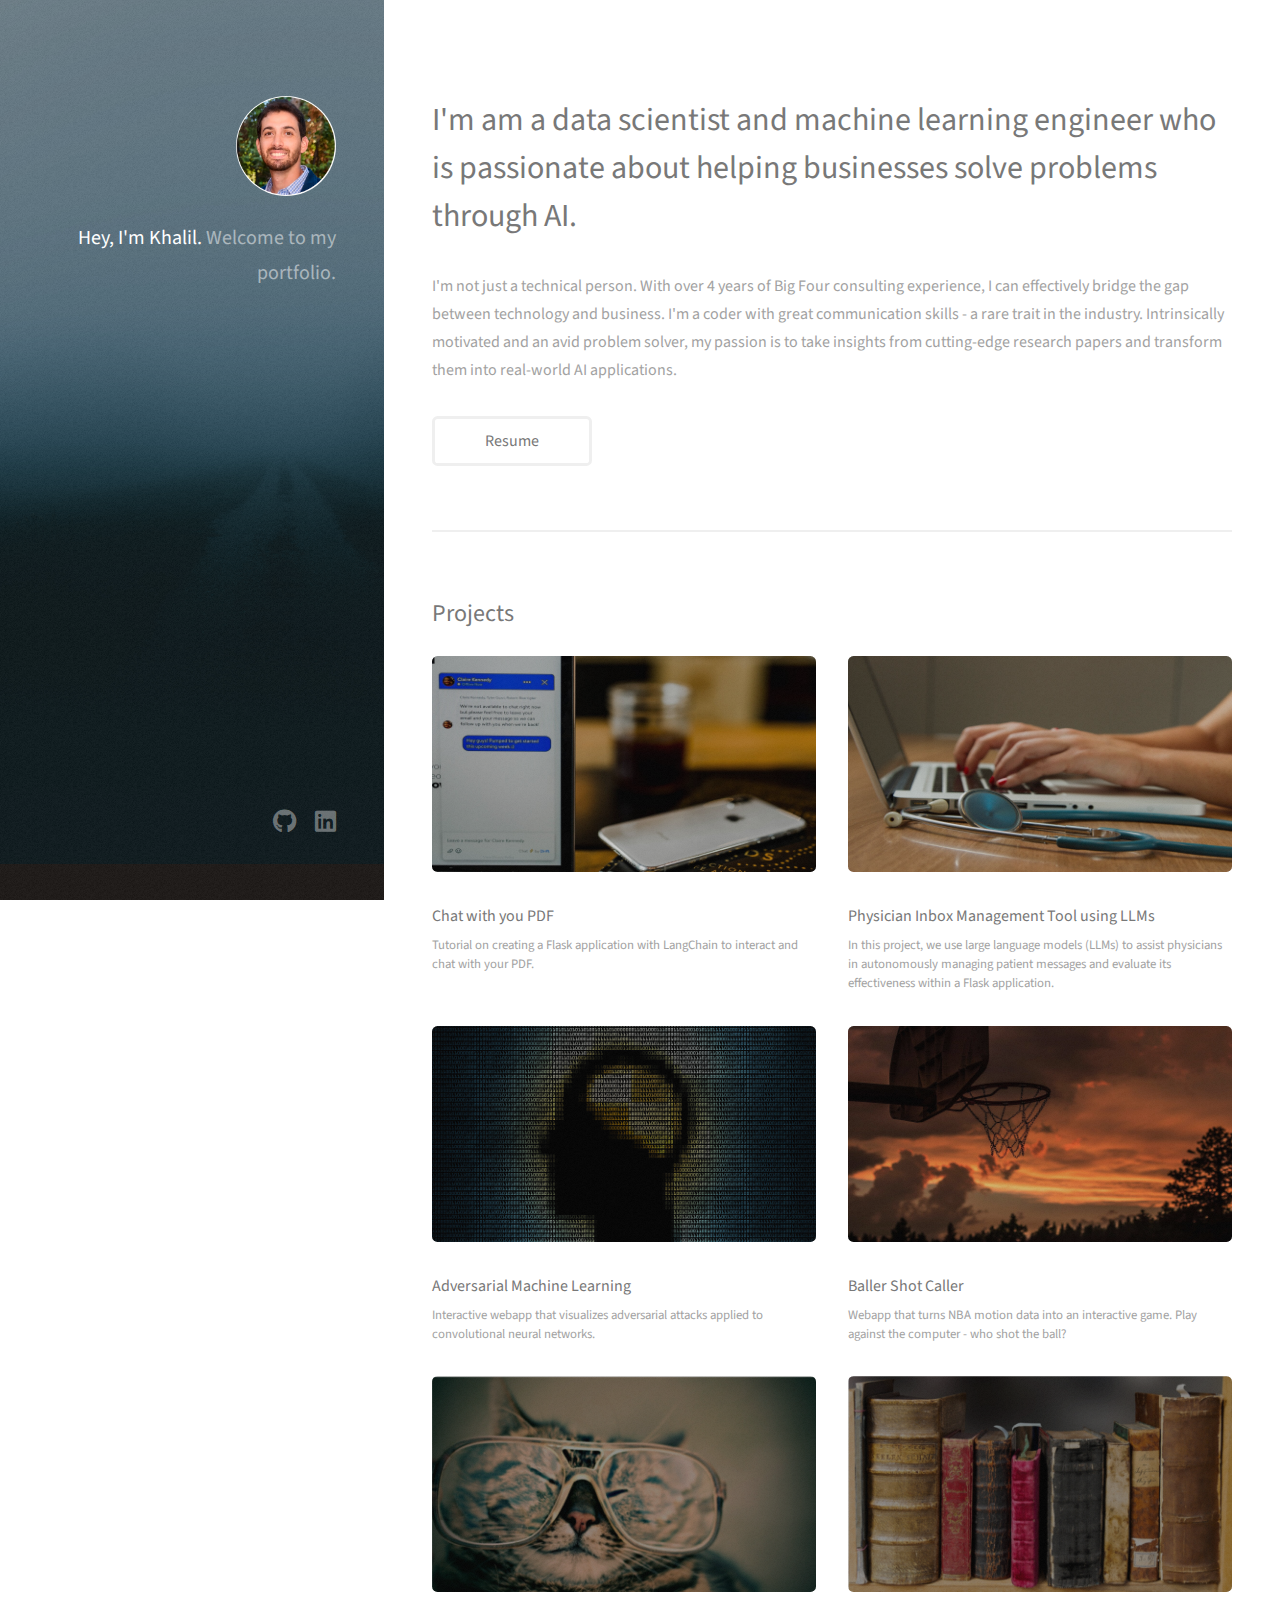
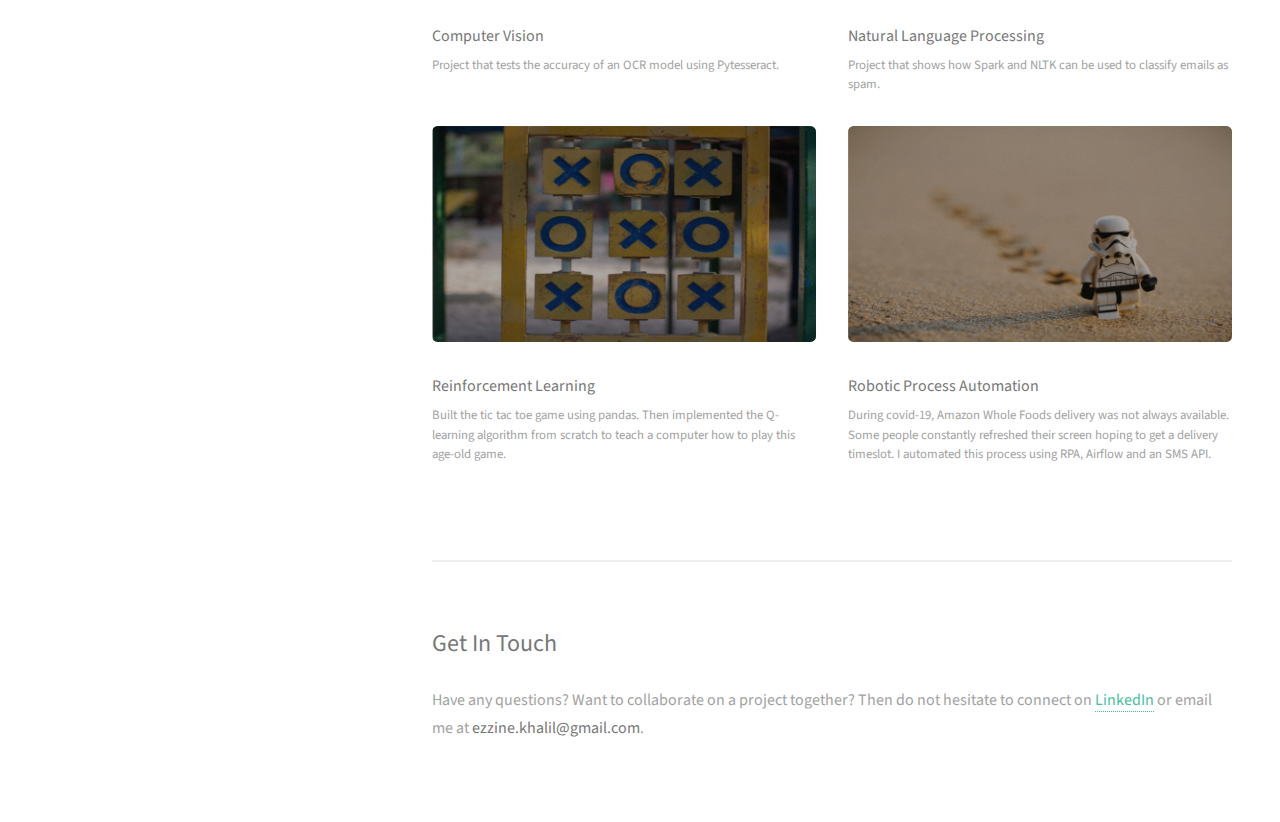
<file: index.html>
<!DOCTYPE HTML>

<html>
	<head>
		<title>Khalil's Portfolio</title>
		<meta charset="utf-8" />
		<meta name="viewport" content="width=device-width, initial-scale=1, user-scalable=no" />
	
		<link rel="stylesheet" href="assets/css/main.css" />

		<link rel="apple-touch-icon" sizes="180x180" href="images/apple-touch-icon.png">
		<link rel="icon" type="image/png" sizes="32x32" href="images/favicon-32x32.png">
		<link rel="icon" type="image/png" sizes="16x16" href="images/favicon-16x16.png">
		<link rel="manifest" href="images/site.webmanifest">
	</head>
	
	<body class="is-preload">

		<!-- Header -->
			<header id="header">
				<div class="inner">
					<a href="#" class="image avatar"><img src="images/avatar_v7.png" alt="" /></a>
					<h1><strong>Hey, I'm Khalil. </strong>  <br />
						Welcome to my portfolio. <br />
					</h1>
				</div>
			</header>

		<!-- Main -->
			<div id="main">

				<!-- One -->
					<section id="one">
						<header class="major">
							<h2>I'm am a data scientist and machine learning engineer who is passionate about helping businesses solve problems through AI. <br />
							<!-- magna sed accumsan arcu neque.</h2> -->
						</header>
						<p>I'm not just a technical person. With over 4 years of Big Four consulting experience, 
							I can effectively bridge the gap between technology and business. I'm a coder with 
							great communication skills - a rare trait in the industry. Intrinsically motivated and
							 an avid problem solver, my passion is to take insights from cutting-edge research papers and
							  transform them into real-world AI applications.</p>
						<ul class="actions">
							<li><a href="https://drive.google.com/file/d/1BjTNUMOSYAHCRBMelexS9mOVP80KYHOz/preview" target="_blank" rel="noopener noreferrer" class="button">Resume</a></li>
						</ul>
					</section>

				<!-- Two -->
					<section id="two">
						<h2>Projects</h2>
						<div class="row">

							<article class="col-6 col-12-xsmall work-item">
								<!-- <a href="images/fulls/machine-learning.jpg" class="image_watch fit thumb"><img src="images/thumbs/machine-learning.jpg" alt="" /></a> -->
								<a href="https://medium.com/@ezzine.khalil/how-to-create-a-pdf-chatbot-with-langchain-and-flask-818646a04ba8" target="_blank" class="image_learn_more fit thumb"><img src="images/thumbs/chat_with_pdf.jpg" alt="" /></a>
								<h3>Chat with you PDF
								</h3>
								<p>Tutorial on creating a Flask application with LangChain to interact and chat with your PDF.</p>
							</article>

							<article class="col-6 col-12-xsmall work-item">
								<!-- <a href="images/fulls/machine-learning.jpg" class="image_watch fit thumb"><img src="images/thumbs/machine-learning.jpg" alt="" /></a> -->
								<a href="https://medium.com/@ezzine.khalil/chatgpt-in-healthcare-are-llms-the-solution-to-overflowing-physician-inboxes-58d7225ee022" target="_blank" class="image_learn_more fit thumb"><img src="images/thumbs/medical_inbox.jpg" alt="" /></a>
								<h3>Physician Inbox Management Tool using LLMs
								</h3>
								<p>In this project, we use large language models (LLMs) to assist physicians in autonomously managing patient messages and evaluate its effectiveness within a Flask application.</p>
							</article>

							<article class="col-6 col-12-xsmall work-item">
								<!-- <a href="images/fulls/machine-learning.jpg" class="image_watch fit thumb"><img src="images/thumbs/machine-learning.jpg" alt="" /></a> -->
								<a href="https://www.youtube.com/watch?v=WLXrZxKbIf0" target="_blank" class="image_watch fit thumb"><img src="images/thumbs/machine-learning.jpg" alt="" /></a>

								<h3>Adversarial Machine Learning
								</h3>
								<p>Interactive webapp that visualizes adversarial attacks applied to convolutional neural networks.</p>
							</article>

							<article class="col-6 col-12-xsmall work-item">
								<a href="https://www.youtube.com/watch?v=p69Cib-ZyK0" target="_blank" class="image_watch fit thumb"><img src="images/thumbs/4k-wallpaper-backlit-basketball-1331750 (1)_resized.jpg" alt="" /></a>
								<h3>Baller Shot Caller
								</h3>
								<p>Webapp that turns NBA motion data into an interactive game. Play against the computer - who shot the ball?</p>
							</article>


							<article class="col-6 col-12-xsmall work-item">
								<a href="https://github.com/kizzen/computer_vision_ocr/blob/master/OCR_report.ipynb" target="_blank" class="image_learn_more fit thumb"><img src="images/thumbs/Cat Dark_resized.png" alt="" /></a>
								<h3>Computer Vision</h3>
								<p>Project that tests the accuracy of an OCR model using Pytesseract.</p>
							</article>

							<article class="col-6 col-12-xsmall work-item">
								<a href="https://github.com/kizzen/nlp_spark/blob/master/nlp.ipynb" target="_blank" class="image_learn_more fit thumb"><img src="images/thumbs/Books Dark_resized.png" alt="" /></a>
								<h3>Natural Language Processing</h3>
								<p>Project that shows how Spark and NLTK can be used to classify emails as spam.</p>
							</article>

							<article class="col-6 col-12-xsmall work-item">
								<a href="https://github.com/kizzen/reinforcement_learning/blob/master/tic_tac_toe.ipynb" target="_blank" class="image_learn_more fit thumb"><img src="images/thumbs/Tic Dark_resized.png" alt="" /></a>
								<h3>Reinforcement Learning</h3>
								<p>Built the tic tac toe game using pandas. Then implemented the Q-learning algorithm from scratch to teach a computer how to play this age-old game.</p>
							</article>

							<article class="col-6 col-12-xsmall work-item">
								<a href="https://github.com/kizzen/rpa_for_covid/blob/master/Groceries_Covid.ipynb" target="_blank" class="image_learn_more fit thumb"><img src="images/thumbs/robot_compressed_resized.png" alt="" 
									/></a>
								<h3>Robotic Process Automation</h3>
								<p>During covid-19, Amazon Whole Foods delivery was not always available. Some people constantly refreshed their screen hoping to get a delivery timeslot. I automated this process using RPA, Airflow and an SMS﻿ API.</p>
							</article>

						</div>
						<!-- <ul class="actions">
							<li><a href="#" class="button">Full Portfolio</a></li>
						</ul> -->
					</section>

				<!-- Three -->
					<section id="three">
						<h2>Get In Touch</h2>
						<p>
							Have any questions? Want to collaborate on a project together? Then do not hesitate to connect on
							<a href="https://www.linkedin.com/in/kezzine/" target="_blank">LinkedIn</a>

							or email me at <strong>ezzine.khalil@gmail.com</strong>.
						</p>
						<!-- <p>Accumsan pellentesque commodo blandit enim arcu non at amet id arcu magna. Accumsan orci faucibus id eu lorem semper nunc nisi lorem vulputate lorem neque lorem ipsum dolor.</p>
						<div class="row">
							<div class="col-8 col-12-small">
								<form method="post" action="#">
									<div class="row gtr-uniform gtr-50">
										<div class="col-6 col-12-xsmall"><input type="text" name="name" id="name" placeholder="Name" /></div>
										<div class="col-6 col-12-xsmall"><input type="email" name="email" id="email" placeholder="Email" /></div>
										<div class="col-12"><textarea name="message" id="message" placeholder="Message" rows="4"></textarea></div>
									</div>
								</form>
								<ul class="actions">
									<li><input type="submit" value="Send Message" /></li>
								</ul>
							</div>
							<div class="col-4 col-12-small">
								<ul class="labeled-icons">
									<li>
										<h3 class="icon solid fa-home"><span class="label">Address</span></h3>
										1234 Somewhere Rd.<br />
										Nashville, TN 00000<br />
										United States
									</li>
									<li>
										<h3 class="icon solid fa-mobile-alt"><span class="label">Phone</span></h3>
										000-000-0000
									</li>
									<li>
										<h3 class="icon solid fa-envelope"><span class="label">Email</span></h3>
										<a href="#">hello@untitled.tld</a>
									</li>
								</ul>
							</div>
						</div> -->
					</section>

				<!-- Four -->
				<!--
					<section id="four">
						<h2>Elements</h2>

						<section>
							<h4>Text</h4>
							<p>This is <b>bold</b> and this is <strong>strong</strong>. This is <i>italic</i> and this is <em>emphasized</em>.
							This is <sup>superscript</sup> text and this is <sub>subscript</sub> text.
							This is <u>underlined</u> and this is code: <code>for (;;) { ... }</code>. Finally, <a href="#">this is a link</a>.</p>
							<hr />
							<header>
								<h4>Heading with a Subtitle</h4>
								<p>Lorem ipsum dolor sit amet nullam id egestas urna aliquam</p>
							</header>
							<p>Nunc lacinia ante nunc ac lobortis. Interdum adipiscing gravida odio porttitor sem non mi integer non faucibus ornare mi ut ante amet placerat aliquet. Volutpat eu sed ante lacinia sapien lorem accumsan varius montes viverra nibh in adipiscing blandit tempus accumsan.</p>
							<header>
								<h5>Heading with a Subtitle</h5>
								<p>Lorem ipsum dolor sit amet nullam id egestas urna aliquam</p>
							</header>
							<p>Nunc lacinia ante nunc ac lobortis. Interdum adipiscing gravida odio porttitor sem non mi integer non faucibus ornare mi ut ante amet placerat aliquet. Volutpat eu sed ante lacinia sapien lorem accumsan varius montes viverra nibh in adipiscing blandit tempus accumsan.</p>
							<hr />
							<h2>Heading Level 2</h2>
							<h3>Heading Level 3</h3>
							<h4>Heading Level 4</h4>
							<h5>Heading Level 5</h5>
							<h6>Heading Level 6</h6>
							<hr />
							<h5>Blockquote</h5>
							<blockquote>Fringilla nisl. Donec accumsan interdum nisi, quis tincidunt felis sagittis eget tempus euismod. Vestibulum ante ipsum primis in faucibus vestibulum. Blandit adipiscing eu felis iaculis volutpat ac adipiscing accumsan faucibus. Vestibulum ante ipsum primis in faucibus lorem ipsum dolor sit amet nullam adipiscing eu felis.</blockquote>
							<h5>Preformatted</h5>
							<pre><code>i = 0;

while (!deck.isInOrder()) {
print 'Iteration ' + i;
deck.shuffle();
i++;
}

print 'It took ' + i + ' iterations to sort the deck.';</code></pre>
						</section>

						<section>
							<h4>Lists</h4>
							<div class="row">
								<div class="col-6 col-12-xsmall">
									<h5>Unordered</h5>
									<ul>
										<li>Dolor pulvinar etiam magna etiam.</li>
										<li>Sagittis adipiscing lorem eleifend.</li>
										<li>Felis enim feugiat dolore viverra.</li>
									</ul>
									<h5>Alternate</h5>
									<ul class="alt">
										<li>Dolor pulvinar etiam magna etiam.</li>
										<li>Sagittis adipiscing lorem eleifend.</li>
										<li>Felis enim feugiat dolore viverra.</li>
									</ul>
								</div>
								<div class="col-6 col-12-xsmall">
									<h5>Ordered</h5>
									<ol>
										<li>Dolor pulvinar etiam magna etiam.</li>
										<li>Etiam vel felis at lorem sed viverra.</li>
										<li>Felis enim feugiat dolore viverra.</li>
										<li>Dolor pulvinar etiam magna etiam.</li>
										<li>Etiam vel felis at lorem sed viverra.</li>
										<li>Felis enim feugiat dolore viverra.</li>
									</ol>
									<h5>Icons</h5>
									<ul class="icons">
										<li><a href="#" class="icon brands fa-twitter"><span class="label">Twitter</span></a></li>
										<li><a href="#" class="icon brands fa-facebook-f"><span class="label">Facebook</span></a></li>
										<li><a href="#" class="icon brands fa-instagram"><span class="label">Instagram</span></a></li>
										<li><a href="#" class="icon brands fa-github"><span class="label">Github</span></a></li>
										<li><a href="#" class="icon brands fa-dribbble"><span class="label">Dribbble</span></a></li>
										<li><a href="#" class="icon brands fa-tumblr"><span class="label">Tumblr</span></a></li>
									</ul>
								</div>
							</div>
							<h5>Actions</h5>
							<ul class="actions">
								<li><a href="#" class="button primary">Default</a></li>
								<li><a href="#" class="button">Default</a></li>
							</ul>
							<ul class="actions small">
								<li><a href="#" class="button primary small">Small</a></li>
								<li><a href="#" class="button small">Small</a></li>
							</ul>
							<div class="row">
								<div class="col-6 col-12-small">
									<ul class="actions stacked">
										<li><a href="#" class="button primary">Default</a></li>
										<li><a href="#" class="button">Default</a></li>
									</ul>
								</div>
								<div class="col-6 col-12-small">
									<ul class="actions stacked">
										<li><a href="#" class="button primary small">Small</a></li>
										<li><a href="#" class="button small">Small</a></li>
									</ul>
								</div>
								<div class="col-6 col-12-small">
									<ul class="actions stacked">
										<li><a href="#" class="button primary fit">Default</a></li>
										<li><a href="#" class="button fit">Default</a></li>
									</ul>
								</div>
								<div class="col-6 col-12-small">
									<ul class="actions stacked">
										<li><a href="#" class="button primary small fit">Small</a></li>
										<li><a href="#" class="button small fit">Small</a></li>
									</ul>
								</div>
							</div>
						</section>

						<section>
							<h4>Table</h4>
							<h5>Default</h5>
							<div class="table-wrapper">
								<table>
									<thead>
										<tr>
											<th>Name</th>
											<th>Description</th>
											<th>Price</th>
										</tr>
									</thead>
									<tbody>
										<tr>
											<td>Item One</td>
											<td>Ante turpis integer aliquet porttitor.</td>
											<td>29.99</td>
										</tr>
										<tr>
											<td>Item Two</td>
											<td>Vis ac commodo adipiscing arcu aliquet.</td>
											<td>19.99</td>
										</tr>
										<tr>
											<td>Item Three</td>
											<td> Morbi faucibus arcu accumsan lorem.</td>
											<td>29.99</td>
										</tr>
										<tr>
											<td>Item Four</td>
											<td>Vitae integer tempus condimentum.</td>
											<td>19.99</td>
										</tr>
										<tr>
											<td>Item Five</td>
											<td>Ante turpis integer aliquet porttitor.</td>
											<td>29.99</td>
										</tr>
									</tbody>
									<tfoot>
										<tr>
											<td colspan="2"></td>
											<td>100.00</td>
										</tr>
									</tfoot>
								</table>
							</div>

							<h5>Alternate</h5>
							<div class="table-wrapper">
								<table class="alt">
									<thead>
										<tr>
											<th>Name</th>
											<th>Description</th>
											<th>Price</th>
										</tr>
									</thead>
									<tbody>
										<tr>
											<td>Item One</td>
											<td>Ante turpis integer aliquet porttitor.</td>
											<td>29.99</td>
										</tr>
										<tr>
											<td>Item Two</td>
											<td>Vis ac commodo adipiscing arcu aliquet.</td>
											<td>19.99</td>
										</tr>
										<tr>
											<td>Item Three</td>
											<td> Morbi faucibus arcu accumsan lorem.</td>
											<td>29.99</td>
										</tr>
										<tr>
											<td>Item Four</td>
											<td>Vitae integer tempus condimentum.</td>
											<td>19.99</td>
										</tr>
										<tr>
											<td>Item Five</td>
											<td>Ante turpis integer aliquet porttitor.</td>
											<td>29.99</td>
										</tr>
									</tbody>
									<tfoot>
										<tr>
											<td colspan="2"></td>
											<td>100.00</td>
										</tr>
									</tfoot>
								</table>
							</div>
						</section>

						<section>
							<h4>Buttons</h4>
							<ul class="actions">
								<li><a href="#" class="button primary">Primary</a></li>
								<li><a href="#" class="button">Default</a></li>
							</ul>
							<ul class="actions">
								<li><a href="#" class="button large">Large</a></li>
								<li><a href="#" class="button">Default</a></li>
								<li><a href="#" class="button small">Small</a></li>
							</ul>
							<ul class="actions fit">
								<li><a href="#" class="button primary fit">Fit</a></li>
								<li><a href="#" class="button fit">Fit</a></li>
							</ul>
							<ul class="actions fit small">
								<li><a href="#" class="button primary fit small">Fit + Small</a></li>
								<li><a href="#" class="button fit small">Fit + Small</a></li>
							</ul>
							<ul class="actions">
								<li><a href="#" class="button primary icon solid fa-download">Icon</a></li>
								<li><a href="#" class="button icon solid fa-download">Icon</a></li>
							</ul>
							<ul class="actions">
								<li><span class="button primary disabled">Primary</span></li>
								<li><span class="button disabled">Default</span></li>
							</ul>
						</section>

						<section>
							<h4>Form</h4>
							<form method="post" action="#">
								<div class="row gtr-uniform gtr-50">
									<div class="col-6 col-12-xsmall">
										<input type="text" name="demo-name" id="demo-name" value="" placeholder="Name" />
									</div>
									<div class="col-6 col-12-xsmall">
										<input type="email" name="demo-email" id="demo-email" value="" placeholder="Email" />
									</div>
									<div class="col-12">
										<select name="demo-category" id="demo-category">
											<option value="">- Category -</option>
											<option value="1">Manufacturing</option>
											<option value="1">Shipping</option>
											<option value="1">Administration</option>
											<option value="1">Human Resources</option>
										</select>
									</div>
									<div class="col-4 col-12-small">
										<input type="radio" id="demo-priority-low" name="demo-priority" checked>
										<label for="demo-priority-low">Low Priority</label>
									</div>
									<div class="col-4 col-12-small">
										<input type="radio" id="demo-priority-normal" name="demo-priority">
										<label for="demo-priority-normal">Normal Priority</label>
									</div>
									<div class="col-4 col-12-small">
										<input type="radio" id="demo-priority-high" name="demo-priority">
										<label for="demo-priority-high">High Priority</label>
									</div>
									<div class="col-6 col-12-small">
										<input type="checkbox" id="demo-copy" name="demo-copy">
										<label for="demo-copy">Email me a copy of this message</label>
									</div>
									<div class="col-6 col-12-small">
										<input type="checkbox" id="demo-human" name="demo-human" checked>
										<label for="demo-human">I am a human and not a robot</label>
									</div>
									<div class="col-12">
										<textarea name="demo-message" id="demo-message" placeholder="Enter your message" rows="6"></textarea>
									</div>
									<div class="col-12">
										<ul class="actions">
											<li><input type="submit" value="Send Message" class="primary" /></li>
											<li><input type="reset" value="Reset" /></li>
										</ul>
									</div>
								</div>
							</form>
						</section>

						<section>
							<h4>Image</h4>
							<h5>Fit</h5>
							<div class="box alt">
								<div class="row gtr-50 gtr-uniform">
									<div class="col-12"><span class="image fit"><img src="images/fulls/05.jpg" alt="" /></span></div>
									<div class="col-4"><span class="image fit"><img src="images/thumbs/01.jpg" alt="" /></span></div>
									<div class="col-4"><span class="image fit"><img src="images/thumbs/02.jpg" alt="" /></span></div>
									<div class="col-4"><span class="image fit"><img src="images/thumbs/03.jpg" alt="" /></span></div>
									<div class="col-4"><span class="image fit"><img src="images/thumbs/04.jpg" alt="" /></span></div>
									<div class="col-4"><span class="image fit"><img src="images/thumbs/05.jpg" alt="" /></span></div>
									<div class="col-4"><span class="image fit"><img src="images/thumbs/06.jpg" alt="" /></span></div>
									<div class="col-4"><span class="image fit"><img src="images/thumbs/03.jpg" alt="" /></span></div>
									<div class="col-4"><span class="image fit"><img src="images/thumbs/02.jpg" alt="" /></span></div>
									<div class="col-4"><span class="image fit"><img src="images/thumbs/01.jpg" alt="" /></span></div>
								</div>
							</div>
							<h5>Left &amp; Right</h5>
							<p><span class="image left"><img src="images/avatar.jpg" alt="" /></span>Fringilla nisl. Donec accumsan interdum nisi, quis tincidunt felis sagittis eget. tempus euismod. Vestibulum ante ipsum primis in faucibus vestibulum. Blandit adipiscing eu felis iaculis volutpat ac adipiscing accumsan eu faucibus. Integer ac pellentesque praesent tincidunt felis sagittis eget. tempus euismod. Vestibulum ante ipsum primis in faucibus vestibulum. Blandit adipiscing eu felis iaculis volutpat ac adipiscing accumsan eu faucibus. Integer ac pellentesque praesent. Donec accumsan interdum nisi, quis tincidunt felis sagittis eget. tempus euismod. Vestibulum ante ipsum primis in faucibus vestibulum. Blandit adipiscing eu felis iaculis volutpat ac adipiscing accumsan eu faucibus. Integer ac pellentesque praesent tincidunt felis sagittis eget. tempus euismod. Vestibulum ante ipsum primis in faucibus vestibulum. Blandit adipiscing eu felis iaculis volutpat ac adipiscing accumsan eu faucibus. Integer ac pellentesque praesent.</p>
							<p><span class="image right"><img src="images/avatar.jpg" alt="" /></span>Fringilla nisl. Donec accumsan interdum nisi, quis tincidunt felis sagittis eget. tempus euismod. Vestibulum ante ipsum primis in faucibus vestibulum. Blandit adipiscing eu felis iaculis volutpat ac adipiscing accumsan eu faucibus. Integer ac pellentesque praesent tincidunt felis sagittis eget. tempus euismod. Vestibulum ante ipsum primis in faucibus vestibulum. Blandit adipiscing eu felis iaculis volutpat ac adipiscing accumsan eu faucibus. Integer ac pellentesque praesent. Donec accumsan interdum nisi, quis tincidunt felis sagittis eget. tempus euismod. Vestibulum ante ipsum primis in faucibus vestibulum. Blandit adipiscing eu felis iaculis volutpat ac adipiscing accumsan eu faucibus. Integer ac pellentesque praesent tincidunt felis sagittis eget. tempus euismod. Vestibulum ante ipsum primis in faucibus vestibulum. Blandit adipiscing eu felis iaculis volutpat ac adipiscing accumsan eu faucibus. Integer ac pellentesque praesent.</p>
						</section>

					</section>
				-->

			</div>

		<!-- Footer -->
			<footer id="footer">
				<div class="inner">
					<ul class="icons">
						<!-- <li><a href="#" class="icon brands fa-twitter"><span class="label">Twitter</span></a></li> -->
						<li><a href="https://github.com/kizzen" class="icon brands fa-github" target="_blank" rel="noopener noreferrer"><span class="label">Github</span></a></li>
						<li><a href="https://www.linkedin.com/in/kezzine/" class="icon brands fa-linkedin" target="_blank" rel="noopener noreferrer"><span class="label">LinkedIn</span></a></li>						
						<!-- <li><a href="#" class="icon solid fa-envelope"><span class="label">Email</span></a></li> -->
					</ul>
					<ul class="copyright">
						<!-- <li>&copy; Untitled</li><li>Design: <a href="http://html5up.net">HTML5 UP</a></li> -->
					</ul>
				</div>
			</footer>

		<!-- Scripts -->
			<script src="assets/js/jquery.min.js"></script>
			<script src="assets/js/jquery.poptrox.min.js"></script>
			<script src="assets/js/browser.min.js"></script>
			<script src="assets/js/breakpoints.min.js"></script>
			<script src="assets/js/util.js"></script>
			<script src="assets/js/main.js"></script>

	</body>
</html>
</file>
<file: assets/css/main.css>
@import url("fontawesome-all.min.css");
@import url("https://fonts.googleapis.com/css?family=Source+Sans+Pro:400,400italic");

/*
	Strata by HTML5 UP
	html5up.net | @ajlkn
	Free for personal and commercial use under the CCA 3.0 license (html5up.net/license)
*/

html, body, div, span, applet, object,
iframe, h1, h2, h3, h4, h5, h6, p, blockquote,
pre, a, abbr, acronym, address, big, cite,
code, del, dfn, em, img, ins, kbd, q, s, samp,
small, strike, strong, sub, sup, tt, var, b,
u, i, center, dl, dt, dd, ol, ul, li, fieldset,
form, label, legend, table, caption, tbody,
tfoot, thead, tr, th, td, article, aside,
canvas, details, embed, figure, figcaption,
footer, header, hgroup, menu, nav, output, ruby,
section, summary, time, mark, audio, video {
	margin: 0;
	padding: 0;
	border: 0;
	font-size: 100%;
	font: inherit;
	vertical-align: baseline;}

article, aside, details, figcaption, figure,
footer, header, hgroup, menu, nav, section {
	display: block;}

body {
	line-height: 1;
}

ol, ul {
	list-style: none;
}

blockquote, q {
	quotes: none;
}

	blockquote:before, blockquote:after, q:before, q:after {
		content: '';
		content: none;
	}

table {
	border-collapse: collapse;
	border-spacing: 0;
}

body {
	-webkit-text-size-adjust: none;
}

mark {
	background-color: transparent;
	color: inherit;
}

input::-moz-focus-inner {
	border: 0;
	padding: 0;
}

input, select, textarea {
	-moz-appearance: none;
	-webkit-appearance: none;
	-ms-appearance: none;
	appearance: none;
}

/* Basic */

	html {
		box-sizing: border-box;
	}

	*, *:before, *:after {
		box-sizing: inherit;
	}

	body {
		background: #fff;
	}

		body.is-preload *, body.is-preload *:before, body.is-preload *:after {
			-moz-animation: none !important;
			-webkit-animation: none !important;
			-ms-animation: none !important;
			animation: none !important;
			-moz-transition: none !important;
			-webkit-transition: none !important;
			-ms-transition: none !important;
			transition: none !important;
		}

	body, input, select, textarea {
		color: #a2a2a2;
		font-family: "Source Sans Pro", Helvetica, sans-serif;
		font-size: 16pt;
		font-weight: 400;
		line-height: 1.75em;
	}

	a {
		-moz-transition: color 0.2s ease-in-out, border-color 0.2s ease-in-out;
		-webkit-transition: color 0.2s ease-in-out, border-color 0.2s ease-in-out;
		-ms-transition: color 0.2s ease-in-out, border-color 0.2s ease-in-out;
		transition: color 0.2s ease-in-out, border-color 0.2s ease-in-out;
		border-bottom: dotted 1px;
		color: #49bf9d;
		text-decoration: none;
	}

		a:hover {
			border-bottom-color: transparent;
			color: #49bf9d !important;
			text-decoration: none;
		}

	strong, b {
		color: #787878;
		font-weight: 400;
	}

	em, i {
		font-style: italic;
	}

	p {
		margin: 0 0 2em 0;
	}

	h1, h2, h3, h4, h5, h6 {
		color: #787878;
		font-weight: 400;
		line-height: 1em;
		margin: 0 0 1em 0;
	}

		h1 a, h2 a, h3 a, h4 a, h5 a, h6 a {
			color: inherit;
			text-decoration: none;
		}

	h1 {
		font-size: 2em;
		line-height: 1.5em;
	}

	h2 {
		font-size: 1.5em;
		line-height: 1.5em;
	}

	h3 {
		font-size: 1.25em;
		line-height: 1.5em;
	}

	h4 {
		font-size: 1.1em;
		line-height: 1.5em;
	}

	h5 {
		font-size: 0.9em;
		line-height: 1.5em;
	}

	h6 {
		font-size: 0.7em;
		line-height: 1.5em;
	}

	sub {
		font-size: 0.8em;
		position: relative;
		top: 0.5em;
	}

	sup {
		font-size: 0.8em;
		position: relative;
		top: -0.5em;
	}

	hr {
		border: 0;
		border-bottom: solid 2px #efefef;
		margin: 2em 0;
	}

		hr.major {
			margin: 3em 0;
		}

	blockquote {
		border-left: solid 6px #efefef;
		font-style: italic;
		margin: 0 0 2em 0;
		padding: 0.5em 0 0.5em 1.5em;
	}

	code {
		background: #f7f7f7;
		border-radius: 0.35em;
		border: solid 2px #efefef;
		font-family: "Courier New", monospace;
		font-size: 0.9em;
		margin: 0 0.25em;
		padding: 0.25em 0.65em;
	}

	pre {
		-webkit-overflow-scrolling: touch;
		font-family: "Courier New", monospace;
		font-size: 0.9em;
		margin: 0 0 2em 0;
	}

		pre code {
			display: block;
			line-height: 1.75em;
			padding: 1em 1.5em;
			overflow-x: auto;
		}

	.align-left {
		text-align: left;
	}

	.align-center {
		text-align: center;
	}

	.align-right {
		text-align: right;
	}

/* Container */

	.container {
		margin: 0 auto;
		max-width: calc(100% - 4em);
		width: 100%;
	}

		.container.xsmall {
			width: 25%;
		}

		.container.small {
			width: 50%;
		}

		.container.medium {
			width: 75%;
		}

		.container.large {
			width: 125%;
		}

		.container.xlarge {
			width: 150%;
		}

		.container.max {
			width: 100%;
		}

		@media screen and (max-width: 980px) {

			.container {
				width: 100% !important;
				max-width: 100% !important;
			}

		}

		@media screen and (max-width: 480px) {

			.container {
				max-width: calc(100% - 3em);
			}

		}

/* Row */

	.row {
		display: flex;
		flex-wrap: wrap;
		box-sizing: border-box;
		align-items: stretch;
	}

		.row > * {
			box-sizing: border-box;
		}

		.row.gtr-uniform > * > :last-child {
			margin-bottom: 0;
		}

		.row.aln-left {
			justify-content: flex-start;
		}

		.row.aln-center {
			justify-content: center;
		}

		.row.aln-right {
			justify-content: flex-end;
		}

		.row.aln-top {
			align-items: flex-start;
		}

		.row.aln-middle {
			align-items: center;
		}

		.row.aln-bottom {
			align-items: flex-end;
		}

		.row > .imp {
			order: -1;
		}

		.row > .col-1 {
			width: 8.33333%;
		}

		.row > .off-1 {
			margin-left: 8.33333%;
		}

		.row > .col-2 {
			width: 16.66667%;
		}

		.row > .off-2 {
			margin-left: 16.66667%;
		}

		.row > .col-3 {
			width: 25%;
		}

		.row > .off-3 {
			margin-left: 25%;
		}

		.row > .col-4 {
			width: 33.33333%;
		}

		.row > .off-4 {
			margin-left: 33.33333%;
		}

		.row > .col-5 {
			width: 41.66667%;
		}

		.row > .off-5 {
			margin-left: 41.66667%;
		}

		.row > .col-6 {
			width: 50%;
		}

		.row > .off-6 {
			margin-left: 50%;
		}

		.row > .col-7 {
			width: 58.33333%;
		}

		.row > .off-7 {
			margin-left: 58.33333%;
		}

		.row > .col-8 {
			width: 66.66667%;
		}

		.row > .off-8 {
			margin-left: 66.66667%;
		}

		.row > .col-9 {
			width: 75%;
		}

		.row > .off-9 {
			margin-left: 75%;
		}

		.row > .col-10 {
			width: 83.33333%;
		}

		.row > .off-10 {
			margin-left: 83.33333%;
		}

		.row > .col-11 {
			width: 91.66667%;
		}

		.row > .off-11 {
			margin-left: 91.66667%;
		}

		.row > .col-12 {
			width: 100%;
		}

		.row > .off-12 {
			margin-left: 100%;
		}

		.row.gtr-0 {
			margin-top: 0;
			margin-left: 0em;
		}

			.row.gtr-0 > * {
				padding: 0 0 0 0em;
			}

			.row.gtr-0.gtr-uniform {
				margin-top: 0em;
			}

				.row.gtr-0.gtr-uniform > * {
					padding-top: 0em;
				}

		.row.gtr-25 {
			margin-top: 0;
			margin-left: -0.625em;
		}

			.row.gtr-25 > * {
				padding: 0 0 0 0.625em;
			}

			.row.gtr-25.gtr-uniform {
				margin-top: -0.625em;
			}

				.row.gtr-25.gtr-uniform > * {
					padding-top: 0.625em;
				}

		.row.gtr-50 {
			margin-top: 0;
			margin-left: -1.25em;
		}

			.row.gtr-50 > * {
				padding: 0 0 0 1.25em;
			}

			.row.gtr-50.gtr-uniform {
				margin-top: -1.25em;
			}

				.row.gtr-50.gtr-uniform > * {
					padding-top: 1.25em;
				}

		.row {
			margin-top: 0;
			margin-left: -2.5em;
		}

			.row > * {
				padding: 0 0 0 2.5em;
			}

			.row.gtr-uniform {
				margin-top: -2.5em;
			}

				.row.gtr-uniform > * {
					padding-top: 2.5em;
				}

		.row.gtr-150 {
			margin-top: 0;
			margin-left: -3.75em;
		}

			.row.gtr-150 > * {
				padding: 0 0 0 3.75em;
			}

			.row.gtr-150.gtr-uniform {
				margin-top: -3.75em;
			}

				.row.gtr-150.gtr-uniform > * {
					padding-top: 3.75em;
				}

		.row.gtr-200 {
			margin-top: 0;
			margin-left: -5em;
		}

			.row.gtr-200 > * {
				padding: 0 0 0 5em;
			}

			.row.gtr-200.gtr-uniform {
				margin-top: -5em;
			}

				.row.gtr-200.gtr-uniform > * {
					padding-top: 5em;
				}

		@media screen and (max-width: 1800px) {

			.row {
				display: flex;
				flex-wrap: wrap;
				box-sizing: border-box;
				align-items: stretch;
			}

				.row > * {
					box-sizing: border-box;
				}

				.row.gtr-uniform > * > :last-child {
					margin-bottom: 0;
				}

				.row.aln-left {
					justify-content: flex-start;
				}

				.row.aln-center {
					justify-content: center;
				}

				.row.aln-right {
					justify-content: flex-end;
				}

				.row.aln-top {
					align-items: flex-start;
				}

				.row.aln-middle {
					align-items: center;
				}

				.row.aln-bottom {
					align-items: flex-end;
				}

				.row > .imp-xlarge {
					order: -1;
				}

				.row > .col-1-xlarge {
					width: 8.33333%;
				}

				.row > .off-1-xlarge {
					margin-left: 8.33333%;
				}

				.row > .col-2-xlarge {
					width: 16.66667%;
				}

				.row > .off-2-xlarge {
					margin-left: 16.66667%;
				}

				.row > .col-3-xlarge {
					width: 25%;
				}

				.row > .off-3-xlarge {
					margin-left: 25%;
				}

				.row > .col-4-xlarge {
					width: 33.33333%;
				}

				.row > .off-4-xlarge {
					margin-left: 33.33333%;
				}

				.row > .col-5-xlarge {
					width: 41.66667%;
				}

				.row > .off-5-xlarge {
					margin-left: 41.66667%;
				}

				.row > .col-6-xlarge {
					width: 50%;
				}

				.row > .off-6-xlarge {
					margin-left: 50%;
				}

				.row > .col-7-xlarge {
					width: 58.33333%;
				}

				.row > .off-7-xlarge {
					margin-left: 58.33333%;
				}

				.row > .col-8-xlarge {
					width: 66.66667%;
				}

				.row > .off-8-xlarge {
					margin-left: 66.66667%;
				}

				.row > .col-9-xlarge {
					width: 75%;
				}

				.row > .off-9-xlarge {
					margin-left: 75%;
				}

				.row > .col-10-xlarge {
					width: 83.33333%;
				}

				.row > .off-10-xlarge {
					margin-left: 83.33333%;
				}

				.row > .col-11-xlarge {
					width: 91.66667%;
				}

				.row > .off-11-xlarge {
					margin-left: 91.66667%;
				}

				.row > .col-12-xlarge {
					width: 100%;
				}

				.row > .off-12-xlarge {
					margin-left: 100%;
				}

				.row.gtr-0 {
					margin-top: 0;
					margin-left: 0em;
				}

					.row.gtr-0 > * {
						padding: 0 0 0 0em;
					}

					.row.gtr-0.gtr-uniform {
						margin-top: 0em;
					}

						.row.gtr-0.gtr-uniform > * {
							padding-top: 0em;
						}

				.row.gtr-25 {
					margin-top: 0;
					margin-left: -0.625em;
				}

					.row.gtr-25 > * {
						padding: 0 0 0 0.625em;
					}

					.row.gtr-25.gtr-uniform {
						margin-top: -0.625em;
					}

						.row.gtr-25.gtr-uniform > * {
							padding-top: 0.625em;
						}

				.row.gtr-50 {
					margin-top: 0;
					margin-left: -1.25em;
				}

					.row.gtr-50 > * {
						padding: 0 0 0 1.25em;
					}

					.row.gtr-50.gtr-uniform {
						margin-top: -1.25em;
					}

						.row.gtr-50.gtr-uniform > * {
							padding-top: 1.25em;
						}

				.row {
					margin-top: 0;
					margin-left: -2.5em;
				}

					.row > * {
						padding: 0 0 0 2.5em;
					}

					.row.gtr-uniform {
						margin-top: -2.5em;
					}

						.row.gtr-uniform > * {
							padding-top: 2.5em;
						}

				.row.gtr-150 {
					margin-top: 0;
					margin-left: -3.75em;
				}

					.row.gtr-150 > * {
						padding: 0 0 0 3.75em;
					}

					.row.gtr-150.gtr-uniform {
						margin-top: -3.75em;
					}

						.row.gtr-150.gtr-uniform > * {
							padding-top: 3.75em;
						}

				.row.gtr-200 {
					margin-top: 0;
					margin-left: -5em;
				}

					.row.gtr-200 > * {
						padding: 0 0 0 5em;
					}

					.row.gtr-200.gtr-uniform {
						margin-top: -5em;
					}

						.row.gtr-200.gtr-uniform > * {
							padding-top: 5em;
						}

		}

		@media screen and (max-width: 1280px) {

			.row {
				display: flex;
				flex-wrap: wrap;
				box-sizing: border-box;
				align-items: stretch;
			}

				.row > * {
					box-sizing: border-box;
				}

				.row.gtr-uniform > * > :last-child {
					margin-bottom: 0;
				}

				.row.aln-left {
					justify-content: flex-start;
				}

				.row.aln-center {
					justify-content: center;
				}

				.row.aln-right {
					justify-content: flex-end;
				}

				.row.aln-top {
					align-items: flex-start;
				}

				.row.aln-middle {
					align-items: center;
				}

				.row.aln-bottom {
					align-items: flex-end;
				}

				.row > .imp-large {
					order: -1;
				}

				.row > .col-1-large {
					width: 8.33333%;
				}

				.row > .off-1-large {
					margin-left: 8.33333%;
				}

				.row > .col-2-large {
					width: 16.66667%;
				}

				.row > .off-2-large {
					margin-left: 16.66667%;
				}

				.row > .col-3-large {
					width: 25%;
				}

				.row > .off-3-large {
					margin-left: 25%;
				}

				.row > .col-4-large {
					width: 33.33333%;
				}

				.row > .off-4-large {
					margin-left: 33.33333%;
				}

				.row > .col-5-large {
					width: 41.66667%;
				}

				.row > .off-5-large {
					margin-left: 41.66667%;
				}

				.row > .col-6-large {
					width: 50%;
				}

				.row > .off-6-large {
					margin-left: 50%;
				}

				.row > .col-7-large {
					width: 58.33333%;
				}

				.row > .off-7-large {
					margin-left: 58.33333%;
				}

				.row > .col-8-large {
					width: 66.66667%;
				}

				.row > .off-8-large {
					margin-left: 66.66667%;
				}

				.row > .col-9-large {
					width: 75%;
				}

				.row > .off-9-large {
					margin-left: 75%;
				}

				.row > .col-10-large {
					width: 83.33333%;
				}

				.row > .off-10-large {
					margin-left: 83.33333%;
				}

				.row > .col-11-large {
					width: 91.66667%;
				}

				.row > .off-11-large {
					margin-left: 91.66667%;
				}

				.row > .col-12-large {
					width: 100%;
				}

				.row > .off-12-large {
					margin-left: 100%;
				}

				.row.gtr-0 {
					margin-top: 0;
					margin-left: 0em;
				}

					.row.gtr-0 > * {
						padding: 0 0 0 0em;
					}

					.row.gtr-0.gtr-uniform {
						margin-top: 0em;
					}

						.row.gtr-0.gtr-uniform > * {
							padding-top: 0em;
						}

				.row.gtr-25 {
					margin-top: 0;
					margin-left: -0.5em;
				}

					.row.gtr-25 > * {
						padding: 0 0 0 0.5em;
					}

					.row.gtr-25.gtr-uniform {
						margin-top: -0.5em;
					}

						.row.gtr-25.gtr-uniform > * {
							padding-top: 0.5em;
						}

				.row.gtr-50 {
					margin-top: 0;
					margin-left: -1em;
				}

					.row.gtr-50 > * {
						padding: 0 0 0 1em;
					}

					.row.gtr-50.gtr-uniform {
						margin-top: -1em;
					}

						.row.gtr-50.gtr-uniform > * {
							padding-top: 1em;
						}

				.row {
					margin-top: 0;
					margin-left: -2em;
				}

					.row > * {
						padding: 0 0 0 2em;
					}

					.row.gtr-uniform {
						margin-top: -2em;
					}

						.row.gtr-uniform > * {
							padding-top: 2em;
						}

				.row.gtr-150 {
					margin-top: 0;
					margin-left: -3em;
				}

					.row.gtr-150 > * {
						padding: 0 0 0 3em;
					}

					.row.gtr-150.gtr-uniform {
						margin-top: -3em;
					}

						.row.gtr-150.gtr-uniform > * {
							padding-top: 3em;
						}

				.row.gtr-200 {
					margin-top: 0;
					margin-left: -4em;
				}

					.row.gtr-200 > * {
						padding: 0 0 0 4em;
					}

					.row.gtr-200.gtr-uniform {
						margin-top: -4em;
					}

						.row.gtr-200.gtr-uniform > * {
							padding-top: 4em;
						}

		}

		@media screen and (max-width: 980px) {

			.row {
				display: flex;
				flex-wrap: wrap;
				box-sizing: border-box;
				align-items: stretch;
			}

				.row > * {
					box-sizing: border-box;
				}

				.row.gtr-uniform > * > :last-child {
					margin-bottom: 0;
				}

				.row.aln-left {
					justify-content: flex-start;
				}

				.row.aln-center {
					justify-content: center;
				}

				.row.aln-right {
					justify-content: flex-end;
				}

				.row.aln-top {
					align-items: flex-start;
				}

				.row.aln-middle {
					align-items: center;
				}

				.row.aln-bottom {
					align-items: flex-end;
				}

				.row > .imp-medium {
					order: -1;
				}

				.row > .col-1-medium {
					width: 8.33333%;
				}

				.row > .off-1-medium {
					margin-left: 8.33333%;
				}

				.row > .col-2-medium {
					width: 16.66667%;
				}

				.row > .off-2-medium {
					margin-left: 16.66667%;
				}

				.row > .col-3-medium {
					width: 25%;
				}

				.row > .off-3-medium {
					margin-left: 25%;
				}

				.row > .col-4-medium {
					width: 33.33333%;
				}

				.row > .off-4-medium {
					margin-left: 33.33333%;
				}

				.row > .col-5-medium {
					width: 41.66667%;
				}

				.row > .off-5-medium {
					margin-left: 41.66667%;
				}

				.row > .col-6-medium {
					width: 50%;
				}

				.row > .off-6-medium {
					margin-left: 50%;
				}

				.row > .col-7-medium {
					width: 58.33333%;
				}

				.row > .off-7-medium {
					margin-left: 58.33333%;
				}

				.row > .col-8-medium {
					width: 66.66667%;
				}

				.row > .off-8-medium {
					margin-left: 66.66667%;
				}

				.row > .col-9-medium {
					width: 75%;
				}

				.row > .off-9-medium {
					margin-left: 75%;
				}

				.row > .col-10-medium {
					width: 83.33333%;
				}

				.row > .off-10-medium {
					margin-left: 83.33333%;
				}

				.row > .col-11-medium {
					width: 91.66667%;
				}

				.row > .off-11-medium {
					margin-left: 91.66667%;
				}

				.row > .col-12-medium {
					width: 100%;
				}

				.row > .off-12-medium {
					margin-left: 100%;
				}

				.row.gtr-0 {
					margin-top: 0;
					margin-left: 0em;
				}

					.row.gtr-0 > * {
						padding: 0 0 0 0em;
					}

					.row.gtr-0.gtr-uniform {
						margin-top: 0em;
					}

						.row.gtr-0.gtr-uniform > * {
							padding-top: 0em;
						}

				.row.gtr-25 {
					margin-top: 0;
					margin-left: -0.5em;
				}

					.row.gtr-25 > * {
						padding: 0 0 0 0.5em;
					}

					.row.gtr-25.gtr-uniform {
						margin-top: -0.5em;
					}

						.row.gtr-25.gtr-uniform > * {
							padding-top: 0.5em;
						}

				.row.gtr-50 {
					margin-top: 0;
					margin-left: -1em;
				}

					.row.gtr-50 > * {
						padding: 0 0 0 1em;
					}

					.row.gtr-50.gtr-uniform {
						margin-top: -1em;
					}

						.row.gtr-50.gtr-uniform > * {
							padding-top: 1em;
						}

				.row {
					margin-top: 0;
					margin-left: -2em;
				}

					.row > * {
						padding: 0 0 0 2em;
					}

					.row.gtr-uniform {
						margin-top: -2em;
					}

						.row.gtr-uniform > * {
							padding-top: 2em;
						}

				.row.gtr-150 {
					margin-top: 0;
					margin-left: -3em;
				}

					.row.gtr-150 > * {
						padding: 0 0 0 3em;
					}

					.row.gtr-150.gtr-uniform {
						margin-top: -3em;
					}

						.row.gtr-150.gtr-uniform > * {
							padding-top: 3em;
						}

				.row.gtr-200 {
					margin-top: 0;
					margin-left: -4em;
				}

					.row.gtr-200 > * {
						padding: 0 0 0 4em;
					}

					.row.gtr-200.gtr-uniform {
						margin-top: -4em;
					}

						.row.gtr-200.gtr-uniform > * {
							padding-top: 4em;
						}

		}

		@media screen and (max-width: 736px) {

			.row {
				display: flex;
				flex-wrap: wrap;
				box-sizing: border-box;
				align-items: stretch;
			}

				.row > * {
					box-sizing: border-box;
				}

				.row.gtr-uniform > * > :last-child {
					margin-bottom: 0;
				}

				.row.aln-left {
					justify-content: flex-start;
				}

				.row.aln-center {
					justify-content: center;
				}

				.row.aln-right {
					justify-content: flex-end;
				}

				.row.aln-top {
					align-items: flex-start;
				}

				.row.aln-middle {
					align-items: center;
				}

				.row.aln-bottom {
					align-items: flex-end;
				}

				.row > .imp-small {
					order: -1;
				}

				.row > .col-1-small {
					width: 8.33333%;
				}

				.row > .off-1-small {
					margin-left: 8.33333%;
				}

				.row > .col-2-small {
					width: 16.66667%;
				}

				.row > .off-2-small {
					margin-left: 16.66667%;
				}

				.row > .col-3-small {
					width: 25%;
				}

				.row > .off-3-small {
					margin-left: 25%;
				}

				.row > .col-4-small {
					width: 33.33333%;
				}

				.row > .off-4-small {
					margin-left: 33.33333%;
				}

				.row > .col-5-small {
					width: 41.66667%;
				}

				.row > .off-5-small {
					margin-left: 41.66667%;
				}

				.row > .col-6-small {
					width: 50%;
				}

				.row > .off-6-small {
					margin-left: 50%;
				}

				.row > .col-7-small {
					width: 58.33333%;
				}

				.row > .off-7-small {
					margin-left: 58.33333%;
				}

				.row > .col-8-small {
					width: 66.66667%;
				}

				.row > .off-8-small {
					margin-left: 66.66667%;
				}

				.row > .col-9-small {
					width: 75%;
				}

				.row > .off-9-small {
					margin-left: 75%;
				}

				.row > .col-10-small {
					width: 83.33333%;
				}

				.row > .off-10-small {
					margin-left: 83.33333%;
				}

				.row > .col-11-small {
					width: 91.66667%;
				}

				.row > .off-11-small {
					margin-left: 91.66667%;
				}

				.row > .col-12-small {
					width: 100%;
				}

				.row > .off-12-small {
					margin-left: 100%;
				}

				.row.gtr-0 {
					margin-top: 0;
					margin-left: 0em;
				}

					.row.gtr-0 > * {
						padding: 0 0 0 0em;
					}

					.row.gtr-0.gtr-uniform {
						margin-top: 0em;
					}

						.row.gtr-0.gtr-uniform > * {
							padding-top: 0em;
						}

				.row.gtr-25 {
					margin-top: 0;
					margin-left: -0.375em;
				}

					.row.gtr-25 > * {
						padding: 0 0 0 0.375em;
					}

					.row.gtr-25.gtr-uniform {
						margin-top: -0.375em;
					}

						.row.gtr-25.gtr-uniform > * {
							padding-top: 0.375em;
						}

				.row.gtr-50 {
					margin-top: 0;
					margin-left: -0.75em;
				}

					.row.gtr-50 > * {
						padding: 0 0 0 0.75em;
					}

					.row.gtr-50.gtr-uniform {
						margin-top: -0.75em;
					}

						.row.gtr-50.gtr-uniform > * {
							padding-top: 0.75em;
						}

				.row {
					margin-top: 0;
					margin-left: -1.5em;
				}

					.row > * {
						padding: 0 0 0 1.5em;
					}

					.row.gtr-uniform {
						margin-top: -1.5em;
					}

						.row.gtr-uniform > * {
							padding-top: 1.5em;
						}

				.row.gtr-150 {
					margin-top: 0;
					margin-left: -2.25em;
				}

					.row.gtr-150 > * {
						padding: 0 0 0 2.25em;
					}

					.row.gtr-150.gtr-uniform {
						margin-top: -2.25em;
					}

						.row.gtr-150.gtr-uniform > * {
							padding-top: 2.25em;
						}

				.row.gtr-200 {
					margin-top: 0;
					margin-left: -3em;
				}

					.row.gtr-200 > * {
						padding: 0 0 0 3em;
					}

					.row.gtr-200.gtr-uniform {
						margin-top: -3em;
					}

						.row.gtr-200.gtr-uniform > * {
							padding-top: 3em;
						}

		}

		@media screen and (max-width: 480px) {

			.row {
				display: flex;
				flex-wrap: wrap;
				box-sizing: border-box;
				align-items: stretch;
			}

				.row > * {
					box-sizing: border-box;
				}

				.row.gtr-uniform > * > :last-child {
					margin-bottom: 0;
				}

				.row.aln-left {
					justify-content: flex-start;
				}

				.row.aln-center {
					justify-content: center;
				}

				.row.aln-right {
					justify-content: flex-end;
				}

				.row.aln-top {
					align-items: flex-start;
				}

				.row.aln-middle {
					align-items: center;
				}

				.row.aln-bottom {
					align-items: flex-end;
				}

				.row > .imp-xsmall {
					order: -1;
				}

				.row > .col-1-xsmall {
					width: 8.33333%;
				}

				.row > .off-1-xsmall {
					margin-left: 8.33333%;
				}

				.row > .col-2-xsmall {
					width: 16.66667%;
				}

				.row > .off-2-xsmall {
					margin-left: 16.66667%;
				}

				.row > .col-3-xsmall {
					width: 25%;
				}

				.row > .off-3-xsmall {
					margin-left: 25%;
				}

				.row > .col-4-xsmall {
					width: 33.33333%;
				}

				.row > .off-4-xsmall {
					margin-left: 33.33333%;
				}

				.row > .col-5-xsmall {
					width: 41.66667%;
				}

				.row > .off-5-xsmall {
					margin-left: 41.66667%;
				}

				.row > .col-6-xsmall {
					width: 50%;
				}

				.row > .off-6-xsmall {
					margin-left: 50%;
				}

				.row > .col-7-xsmall {
					width: 58.33333%;
				}

				.row > .off-7-xsmall {
					margin-left: 58.33333%;
				}

				.row > .col-8-xsmall {
					width: 66.66667%;
				}

				.row > .off-8-xsmall {
					margin-left: 66.66667%;
				}

				.row > .col-9-xsmall {
					width: 75%;
				}

				.row > .off-9-xsmall {
					margin-left: 75%;
				}

				.row > .col-10-xsmall {
					width: 83.33333%;
				}

				.row > .off-10-xsmall {
					margin-left: 83.33333%;
				}

				.row > .col-11-xsmall {
					width: 91.66667%;
				}

				.row > .off-11-xsmall {
					margin-left: 91.66667%;
				}

				.row > .col-12-xsmall {
					width: 100%;
				}

				.row > .off-12-xsmall {
					margin-left: 100%;
				}

				.row.gtr-0 {
					margin-top: 0;
					margin-left: 0em;
				}

					.row.gtr-0 > * {
						padding: 0 0 0 0em;
					}

					.row.gtr-0.gtr-uniform {
						margin-top: 0em;
					}

						.row.gtr-0.gtr-uniform > * {
							padding-top: 0em;
						}

				.row.gtr-25 {
					margin-top: 0;
					margin-left: -0.375em;
				}

					.row.gtr-25 > * {
						padding: 0 0 0 0.375em;
					}

					.row.gtr-25.gtr-uniform {
						margin-top: -0.375em;
					}

						.row.gtr-25.gtr-uniform > * {
							padding-top: 0.375em;
						}

				.row.gtr-50 {
					margin-top: 0;
					margin-left: -0.75em;
				}

					.row.gtr-50 > * {
						padding: 0 0 0 0.75em;
					}

					.row.gtr-50.gtr-uniform {
						margin-top: -0.75em;
					}

						.row.gtr-50.gtr-uniform > * {
							padding-top: 0.75em;
						}

				.row {
					margin-top: 0;
					margin-left: -1.5em;
				}

					.row > * {
						padding: 0 0 0 1.5em;
					}

					.row.gtr-uniform {
						margin-top: -1.5em;
					}

						.row.gtr-uniform > * {
							padding-top: 1.5em;
						}

				.row.gtr-150 {
					margin-top: 0;
					margin-left: -2.25em;
				}

					.row.gtr-150 > * {
						padding: 0 0 0 2.25em;
					}

					.row.gtr-150.gtr-uniform {
						margin-top: -2.25em;
					}

						.row.gtr-150.gtr-uniform > * {
							padding-top: 2.25em;
						}

				.row.gtr-200 {
					margin-top: 0;
					margin-left: -3em;
				}

					.row.gtr-200 > * {
						padding: 0 0 0 3em;
					}

					.row.gtr-200.gtr-uniform {
						margin-top: -3em;
					}

						.row.gtr-200.gtr-uniform > * {
							padding-top: 3em;
						}

		}

/* Section/Article */

	section.special, article.special {
		text-align: center;
	}

	header p {
		color: #b2b2b2;
		position: relative;
		margin: 0 0 1.5em 0;
	}

	header h2 + p {
		font-size: 1.25em;
		margin-top: -1em;
		line-height: 1.5em;
	}

	header h3 + p {
		font-size: 1.1em;
		margin-top: -0.8em;
		line-height: 1.5em;
	}

	header h4 + p,
	header h5 + p,
	header h6 + p {
		font-size: 0.9em;
		margin-top: -0.6em;
		line-height: 1.5em;
	}

	header.major h2 {
		font-size: 2em;
	}

/* Form */

	form {
		margin: 0 0 2em 0;
	}

	label {
		color: #787878;
		display: block;
		font-size: 0.9em;
		font-weight: 400;
		margin: 0 0 1em 0;
	}

	input[type="text"],
	input[type="password"],
	input[type="email"],
	select,
	textarea {
		-moz-appearance: none;
		-webkit-appearance: none;
		-ms-appearance: none;
		appearance: none;
		background: #f7f7f7;
		border-radius: 0.35em;
		border: solid 2px transparent;
		color: inherit;
		display: block;
		outline: 0;
		padding: 0 0.75em;
		text-decoration: none;
		width: 100%;
	}

		input[type="text"]:invalid,
		input[type="password"]:invalid,
		input[type="email"]:invalid,
		select:invalid,
		textarea:invalid {
			box-shadow: none;
		}

		input[type="text"]:focus,
		input[type="password"]:focus,
		input[type="email"]:focus,
		select:focus,
		textarea:focus {
			border-color: #49bf9d;
		}

	select {
		background-image: url("data:image/svg+xml;charset=utf8,%3Csvg xmlns='http://www.w3.org/2000/svg' width='40' height='40' preserveAspectRatio='none' viewBox='0 0 40 40'%3E%3Cpath d='M9.4,12.3l10.4,10.4l10.4-10.4c0.2-0.2,0.5-0.4,0.9-0.4c0.3,0,0.6,0.1,0.9,0.4l3.3,3.3c0.2,0.2,0.4,0.5,0.4,0.9 c0,0.4-0.1,0.6-0.4,0.9L20.7,31.9c-0.2,0.2-0.5,0.4-0.9,0.4c-0.3,0-0.6-0.1-0.9-0.4L4.3,17.3c-0.2-0.2-0.4-0.5-0.4-0.9 c0-0.4,0.1-0.6,0.4-0.9l3.3-3.3c0.2-0.2,0.5-0.4,0.9-0.4S9.1,12.1,9.4,12.3z' fill='%23dfdfdf' /%3E%3C/svg%3E");
		background-size: 1.25rem;
		background-repeat: no-repeat;
		background-position: calc(100% - 1rem) center;
		height: 2.75em;
		padding-right: 2.75em;
		text-overflow: ellipsis;
	}

		select option {
			color: #787878;
			background: #fff;
		}

		select:focus::-ms-value {
			background-color: transparent;
		}

		select::-ms-expand {
			display: none;
		}

	input[type="text"],
	input[type="password"],
	input[type="email"],
	select {
		height: 2.75em;
	}

	textarea {
		padding: 0.75em;
	}

	input[type="checkbox"],
	input[type="radio"] {
		-moz-appearance: none;
		-webkit-appearance: none;
		-ms-appearance: none;
		appearance: none;
		display: block;
		float: left;
		margin-right: -2em;
		opacity: 0;
		width: 1em;
		z-index: -1;
	}

		input[type="checkbox"] + label,
		input[type="radio"] + label {
			text-decoration: none;
			color: #a2a2a2;
			cursor: pointer;
			display: inline-block;
			font-size: 1em;
			font-weight: 400;
			padding-left: 2.4em;
			padding-right: 0.75em;
			position: relative;
		}

			input[type="checkbox"] + label:before,
			input[type="radio"] + label:before {
				-moz-osx-font-smoothing: grayscale;
				-webkit-font-smoothing: antialiased;
				display: inline-block;
				font-style: normal;
				font-variant: normal;
				text-rendering: auto;
				line-height: 1;
				text-transform: none !important;
				font-family: 'Font Awesome 5 Free';
				font-weight: 900;
			}

			input[type="checkbox"] + label:before,
			input[type="radio"] + label:before {
				background: #f7f7f7;
				border-radius: 0.35em;
				border: solid 2px transparent;
				content: '';
				display: inline-block;
				font-size: 0.8em;
				height: 2.0625em;
				left: 0;
				line-height: 1.85625em;
				position: absolute;
				text-align: center;
				top: 0;
				width: 2.0625em;
			}

		input[type="checkbox"]:checked + label:before,
		input[type="radio"]:checked + label:before {
			background: #787878;
			border-color: #787878;
			color: #fff;
			content: '\f00c';
		}

		input[type="checkbox"]:focus + label:before,
		input[type="radio"]:focus + label:before {
			border-color: #49bf9d;
		}

	input[type="checkbox"] + label:before {
		border-radius: 0.35em;
	}

	input[type="radio"] + label:before {
		border-radius: 100%;
	}

	::-webkit-input-placeholder {
		color: #b2b2b2 !important;
		opacity: 1.0;
	}

	:-moz-placeholder {
		color: #b2b2b2 !important;
		opacity: 1.0;
	}

	::-moz-placeholder {
		color: #b2b2b2 !important;
		opacity: 1.0;
	}

	:-ms-input-placeholder {
		color: #b2b2b2 !important;
		opacity: 1.0;
	}

/* Box */

	.box {
		border-radius: 0.35em;
		border: solid 2px #efefef;
		margin-bottom: 2em;
		padding: 1.5em;
	}

		.box > :last-child,
		.box > :last-child > :last-child,
		.box > :last-child > :last-child > :last-child {
			margin-bottom: 0;
		}

		.box.alt {
			border: 0;
			border-radius: 0;
			padding: 0;
		}

/* Icon */

	.icon {
		text-decoration: none;
		border-bottom: none;
		position: relative;
	}

		.icon:before {
			-moz-osx-font-smoothing: grayscale;
			-webkit-font-smoothing: antialiased;
			display: inline-block;
			font-style: normal;
			font-variant: normal;
			text-rendering: auto;
			line-height: 1;
			text-transform: none !important;
			font-family: 'Font Awesome 5 Free';
			font-weight: 400;
		}

		.icon > .label {
			display: none;
		}

		.icon:before {
			line-height: inherit;
		}

		.icon.solid:before {
			font-weight: 900;
		}

		.icon.brands:before {
			font-family: 'Font Awesome 5 Brands';
		}

/* Image View */

	.image {
		border-radius: 0.35em;
		border: 0;
		display: inline-block;
		position: relative;
	}

		.image:before {
			-moz-transition: opacity 0.2s ease-in-out;
			-webkit-transition: opacity 0.2s ease-in-out;
			-ms-transition: opacity 0.2s ease-in-out;
			transition: opacity 0.2s ease-in-out;
			background: url("images/overlay.png");
			border-radius: 0.35em;
			content: '';
			display: block;
			height: 100%;
			left: 0;
			opacity: 0.5;
			position: absolute;
			top: 0;
			width: 100%;
		}

		.image.thumb {
			text-align: center;
		}

			.image.thumb:after {
				-moz-transition: opacity 0.2s ease-in-out;
				-webkit-transition: opacity 0.2s ease-in-out;
				-ms-transition: opacity 0.2s ease-in-out;
				transition: opacity 0.2s ease-in-out;
				border-radius: 0.35em;
				border: solid 3px rgba(255, 255, 255, 0.5);
				color: #fff;
				content: 'View';
				display: inline-block;
				font-size: 0.8em;
				font-weight: 400;
				left: 50%;
				line-height: 2.25em;
				margin: -1.25em 0 0 -3em;
				opacity: 0;
				padding: 0 1.5em;
				position: absolute;
				text-align: center;
				text-decoration: none;
				top: 50%;
				white-space: nowrap;
			}

			.image.thumb:hover:after {
				opacity: 1.0;
			}

			.image.thumb:hover:before {
				background: url("images/overlay.png"), url("images/overlay.png");
				opacity: 1.0;
			}

		.image img {
			border-radius: 0.35em;
			display: block;
		}

		.image.left {
			float: left;
			margin: 0 1.5em 1em 0;
			top: 0.25em;
		}

		.image.right {
			float: right;
			margin: 0 0 1em 1.5em;
			top: 0.25em;
		}

		.image.left, .image.right {
			max-width: 40%;
		}

			.image.left img, .image.right img {
				width: 100%;
			}

		.image.fit {
			display: block;
			margin: 0 0 2em 0;
			width: 100%;
		}

			.image.fit img {
				width: 100%;
			}

		.image.avatar {
			border-radius: 100%;
		}

			.image.avatar:before {
				display: none;
			}

			.image.avatar img {
				border-radius: 100%;
				width: 100%;
			}

/* Image Watch */

.image_watch {
	border-radius: 0.35em;
	border: 0;
	display: inline-block;
	position: relative;
}

	.image_watch:before {
		-moz-transition: opacity 0.2s ease-in-out;
		-webkit-transition: opacity 0.2s ease-in-out;
		-ms-transition: opacity 0.2s ease-in-out;
		transition: opacity 0.2s ease-in-out;
		background: url("images/overlay.png");
		border-radius: 0.35em;
		content: '';
		display: block;
		height: 100%;
		left: 0;
		opacity: 0.5;
		position: absolute;
		top: 0;
		width: 100%;
	}

	.image_watch.thumb {
		text-align: center;
	}

		.image_watch.thumb:after {
			-moz-transition: opacity 0.2s ease-in-out;
			-webkit-transition: opacity 0.2s ease-in-out;
			-ms-transition: opacity 0.2s ease-in-out;
			transition: opacity 0.2s ease-in-out;
			border-radius: 0.35em;
			border: solid 3px rgba(255, 255, 255, 0.5);
			color: #fff;
			content: 'Watch';
			display: inline-block;
			font-size: 0.8em;
			font-weight: 400;
			left: 50%;
			line-height: 2.25em;
			margin: -1.25em 0 0 -3em;
			opacity: 0;
			padding: 0 1.5em;
			position: absolute;
			text-align: center;
			text-decoration: none;
			top: 50%;
			white-space: nowrap;
		}

		.image_watch.thumb:hover:after {
			opacity: 1.0;
		}

		.image_watch.thumb:hover:before {
			background: url("images/overlay.png"), url("images/overlay.png");
			opacity: 1.0;
		}

	.image_watch img {
		border-radius: 0.35em;
		display: block;
	}

	.image_watch.left {
		float: left;
		margin: 0 1.5em 1em 0;
		top: 0.25em;
	}

	.image_watch.right {
		float: right;
		margin: 0 0 1em 1.5em;
		top: 0.25em;
	}

	.image_watch.left, .image_watch.right {
		max-width: 40%;
	}

		.image_watch.left img, .image_watch.right img {
			width: 100%;
		}

	.image_watch.fit {
		display: block;
		margin: 0 0 2em 0;
		width: 100%;
	}

		.image_watch.fit img {
			width: 100%;
		}

	.image_watch.avatar {
		border-radius: 100%;
	}

		.image_watch.avatar:before {
			display: none;
		}

		.image_watch.avatar img {
			border-radius: 100%;
			width: 100%;
		}

/* Image Learn More */

.image_learn_more {
	border-radius: 0.35em;
	border: 0;
	display: inline-block;
	position: relative;
}

	.image_learn_more:before {
		-moz-transition: opacity 0.2s ease-in-out;
		-webkit-transition: opacity 0.2s ease-in-out;
		-ms-transition: opacity 0.2s ease-in-out;
		transition: opacity 0.2s ease-in-out;
		background: url("images/overlay.png");
		border-radius: 0.35em;
		content: '';
		display: block;
		height: 100%;
		left: 0;
		opacity: 0.5;
		position: absolute;
		top: 0;
		width: 100%;
	}

	.image_learn_more.thumb {
		text-align: center;
	}

		.image_learn_more.thumb:after {
			-moz-transition: opacity 0.2s ease-in-out;
			-webkit-transition: opacity 0.2s ease-in-out;
			-ms-transition: opacity 0.2s ease-in-out;
			transition: opacity 0.2s ease-in-out;
			border-radius: 0.35em;
			border: solid 3px rgba(255, 255, 255, 0.5);
			color: #fff;
			content: 'Learn More';
			display: inline-block;
			font-size: 0.8em;
			font-weight: 400;
			left: 50%;
			line-height: 2.25em;
			margin: -1.25em 0 0 -3em;
			opacity: 0;
			padding: 0 1.5em;
			position: absolute;
			text-align: center;
			text-decoration: none;
			top: 50%;
			white-space: nowrap;
		}

		.image_learn_more.thumb:hover:after {
			opacity: 1.0;
		}

		.image_learn_more.thumb:hover:before {
			background: url("images/overlay.png"), url("images/overlay.png");
			opacity: 1.0;
		}

	.image_learn_more img {
		border-radius: 0.35em;
		display: block;
	}

	.image_learn_more.left {
		float: left;
		margin: 0 1.5em 1em 0;
		top: 0.25em;
	}

	.image_learn_more.right {
		float: right;
		margin: 0 0 1em 1.5em;
		top: 0.25em;
	}

	.image_learn_more.left, .image_wlearn_more.right {
		max-width: 40%;
	}

		.image_learn_more.left img, .image_learn_more.right img {
			width: 100%;
		}

	.image_learn_more.fit {
		display: block;
		margin: 0 0 2em 0;
		width: 100%;
	}

		.image_learn_more.fit img {
			width: 100%;
		}

	.image_learn_more.avatar {
		border-radius: 100%;
	}

		.image_learn_more.avatar:before {
			display: none;
		}

		.image_learn_more.avatar img {
			border-radius: 100%;
			width: 100%;
		}


/* List */

	ol {
		list-style: decimal;
		margin: 0 0 2em 0;
		padding-left: 1.25em;
	}

		ol li {
			padding-left: 0.25em;
		}

	ul {
		list-style: disc;
		margin: 0 0 2em 0;
		padding-left: 1em;
	}

		ul li {
			padding-left: 0.5em;
		}

		ul.alt {
			list-style: none;
			padding-left: 0;
		}

			ul.alt li {
				border-top: solid 2px #efefef;
				padding: 0.5em 0;
			}

				ul.alt li:first-child {
					border-top: 0;
					padding-top: 0;
				}

	dl {
		margin: 0 0 2em 0;
	}

/* Icons */

	ul.icons {
		cursor: default;
		list-style: none;
		padding-left: 0;
	}

		ul.icons li {
			display: inline-block;
			padding: 0 1em 0 0;
		}

			ul.icons li:last-child {
				padding-right: 0;
			}

			ul.icons li .icon:before {
				font-size: 1.5em;
			}

/* Labeled Icons */

	ul.labeled-icons {
		list-style: none;
		padding: 0;
	}

		ul.labeled-icons li {
			line-height: 1.75em;
			margin: 1.5em 0 0 0;
			padding-left: 2.25em;
			position: relative;
		}

			ul.labeled-icons li:first-child {
				margin-top: 0;
			}

			ul.labeled-icons li a {
				color: inherit;
			}

			ul.labeled-icons li h3 {
				color: #b2b2b2;
				left: 0;
				position: absolute;
				text-align: center;
				top: 0;
				width: 1em;
			}

/* Actions */

	ul.actions {
		display: -moz-flex;
		display: -webkit-flex;
		display: -ms-flex;
		display: flex;
		cursor: default;
		list-style: none;
		margin-left: -1em;
		padding-left: 0;
	}

		ul.actions li {
			padding: 0 0 0 1em;
			vertical-align: middle;
		}

		ul.actions.special {
			-moz-justify-content: center;
			-webkit-justify-content: center;
			-ms-justify-content: center;
			justify-content: center;
			width: 100%;
			margin-left: 0;
		}

			ul.actions.special li:first-child {
				padding-left: 0;
			}

		ul.actions.stacked {
			-moz-flex-direction: column;
			-webkit-flex-direction: column;
			-ms-flex-direction: column;
			flex-direction: column;
			margin-left: 0;
		}

			ul.actions.stacked li {
				padding: 1.3em 0 0 0;
			}

				ul.actions.stacked li:first-child {
					padding-top: 0;
				}

		ul.actions.fit {
			width: calc(100% + 1em);
		}

			ul.actions.fit li {
				-moz-flex-grow: 1;
				-webkit-flex-grow: 1;
				-ms-flex-grow: 1;
				flex-grow: 1;
				-moz-flex-shrink: 1;
				-webkit-flex-shrink: 1;
				-ms-flex-shrink: 1;
				flex-shrink: 1;
				width: 100%;
			}

				ul.actions.fit li > * {
					width: 100%;
				}

			ul.actions.fit.stacked {
				width: 100%;
			}

		@media screen and (max-width: 480px) {

			ul.actions:not(.fixed) {
				-moz-flex-direction: column;
				-webkit-flex-direction: column;
				-ms-flex-direction: column;
				flex-direction: column;
				margin-left: 0;
				width: 100% !important;
			}

				ul.actions:not(.fixed) li {
					-moz-flex-grow: 1;
					-webkit-flex-grow: 1;
					-ms-flex-grow: 1;
					flex-grow: 1;
					-moz-flex-shrink: 1;
					-webkit-flex-shrink: 1;
					-ms-flex-shrink: 1;
					flex-shrink: 1;
					padding: 1em 0 0 0;
					text-align: center;
					width: 100%;
				}

					ul.actions:not(.fixed) li > * {
						width: 100%;
					}

					ul.actions:not(.fixed) li:first-child {
						padding-top: 0;
					}

					ul.actions:not(.fixed) li input[type="submit"],
					ul.actions:not(.fixed) li input[type="reset"],
					ul.actions:not(.fixed) li input[type="button"],
					ul.actions:not(.fixed) li button,
					ul.actions:not(.fixed) li .button {
						width: 100%;
					}

						ul.actions:not(.fixed) li input[type="submit"].icon:before,
						ul.actions:not(.fixed) li input[type="reset"].icon:before,
						ul.actions:not(.fixed) li input[type="button"].icon:before,
						ul.actions:not(.fixed) li button.icon:before,
						ul.actions:not(.fixed) li .button.icon:before {
							margin-left: -0.5em;
						}

		}

/* Table */

	.table-wrapper {
		-webkit-overflow-scrolling: touch;
		overflow-x: auto;
	}

	table {
		margin: 0 0 2em 0;
		width: 100%;
	}

		table tbody tr {
			border: solid 1px #efefef;
			border-left: 0;
			border-right: 0;
		}

			table tbody tr:nth-child(2n + 1) {
				background-color: #f7f7f7;
			}

		table td {
			padding: 0.75em 0.75em;
		}

		table th {
			color: #787878;
			font-size: 0.9em;
			font-weight: 400;
			padding: 0 0.75em 0.75em 0.75em;
			text-align: left;
		}

		table thead {
			border-bottom: solid 2px #efefef;
		}

		table tfoot {
			border-top: solid 2px #efefef;
		}

		table.alt {
			border-collapse: separate;
		}

			table.alt tbody tr td {
				border: solid 2px #efefef;
				border-left-width: 0;
				border-top-width: 0;
			}

				table.alt tbody tr td:first-child {
					border-left-width: 2px;
				}

			table.alt tbody tr:first-child td {
				border-top-width: 2px;
			}

			table.alt thead {
				border-bottom: 0;
			}

			table.alt tfoot {
				border-top: 0;
			}

/* Button */

	input[type="submit"],
	input[type="reset"],
	input[type="button"],
	.button {
		-moz-appearance: none;
		-webkit-appearance: none;
		-ms-appearance: none;
		appearance: none;
		-moz-transition: background-color 0.2s ease-in-out, color 0.2s ease-in-out, border-color 0.2s ease-in-out;
		-webkit-transition: background-color 0.2s ease-in-out, color 0.2s ease-in-out, border-color 0.2s ease-in-out;
		-ms-transition: background-color 0.2s ease-in-out, color 0.2s ease-in-out, border-color 0.2s ease-in-out;
		transition: background-color 0.2s ease-in-out, color 0.2s ease-in-out, border-color 0.2s ease-in-out;
		background-color: transparent;
		border-radius: 0.35em;
		border: solid 3px #efefef;
		color: #787878 !important;
		cursor: pointer;
		display: inline-block;
		font-weight: 400;
		height: 3.15em;
		height: calc(2.75em + 6px);
		line-height: 2.75em;
		min-width: 10em;
		padding: 0 1.5em;
		text-align: center;
		text-decoration: none;
		white-space: nowrap;
	}

		input[type="submit"]:hover,
		input[type="reset"]:hover,
		input[type="button"]:hover,
		.button:hover {
			border-color: #49bf9d;
			color: #49bf9d !important;
		}

		input[type="submit"]:active,
		input[type="reset"]:active,
		input[type="button"]:active,
		.button:active {
			background-color: rgba(73, 191, 157, 0.1);
			border-color: #49bf9d;
			color: #49bf9d !important;
		}

		input[type="submit"].icon,
		input[type="reset"].icon,
		input[type="button"].icon,
		.button.icon {
			padding-left: 1.35em;
		}

			input[type="submit"].icon:before,
			input[type="reset"].icon:before,
			input[type="button"].icon:before,
			.button.icon:before {
				margin-right: 0.5em;
			}

		input[type="submit"].fit,
		input[type="reset"].fit,
		input[type="button"].fit,
		.button.fit {
			min-width: 0;
			width: 100%;
		}

		input[type="submit"].small,
		input[type="reset"].small,
		input[type="button"].small,
		.button.small {
			font-size: 0.8em;
		}

		input[type="submit"].large,
		input[type="reset"].large,
		input[type="button"].large,
		.button.large {
			font-size: 1.35em;
		}

		input[type="submit"].primary,
		input[type="reset"].primary,
		input[type="button"].primary,
		.button.primary {
			background-color: #49bf9d;
			border-color: #49bf9d;
			color: #ffffff !important;
		}

			input[type="submit"].primary:hover,
			input[type="reset"].primary:hover,
			input[type="button"].primary:hover,
			.button.primary:hover {
				background-color: #5cc6a7;
				border-color: #5cc6a7;
			}

			input[type="submit"].primary:active,
			input[type="reset"].primary:active,
			input[type="button"].primary:active,
			.button.primary:active {
				background-color: #3eb08f;
				border-color: #3eb08f;
			}

		input[type="submit"].disabled, input[type="submit"]:disabled,
		input[type="reset"].disabled,
		input[type="reset"]:disabled,
		input[type="button"].disabled,
		input[type="button"]:disabled,
		.button.disabled,
		.button:disabled {
			background-color: #e7e7e7 !important;
			border-color: #e7e7e7 !important;
			color: #b2b2b2 !important;
			cursor: default;
		}

/* Work Item */

	.work-item {
		margin: 0 0 2em 0;
	}

		.work-item .image {
			margin: 0 0 1.5em 0;
		}

		.work-item h3 {
			font-size: 1em;
			margin: 0 0 0.5em 0;
		}

		.work-item p {
			font-size: 0.8em;
			line-height: 1.5em;
			margin: 0;
		}

/* Header */

	#header {
		display: -moz-flex;
		display: -webkit-flex;
		display: -ms-flex;
		display: flex;
		-moz-flex-direction: column;
		-webkit-flex-direction: column;
		-ms-flex-direction: column;
		flex-direction: column;
		-moz-align-items: -moz-flex-end;
		-webkit-align-items: -webkit-flex-end;
		-ms-align-items: -ms-flex-end;
		align-items: flex-end;
		-moz-justify-content: space-between;
		-webkit-justify-content: space-between;
		-ms-justify-content: space-between;
		justify-content: space-between;
		background-color: #1f1815;
		background-attachment: scroll,								scroll;
		background-image: url("images/overlay.png"), url("../../images/bg.jpg");
		background-position: top left,							top left;
		background-repeat: repeat,								no-repeat;
		background-size: auto,								150%;
		color: rgba(255, 255, 255, 0.5);
		height: 100%;
		left: 0;
		padding: 8em 4em;
		position: fixed;
		text-align: right;
		top: 0;
		width: 35%;
	}

		#header > * {
			-moz-flex-shrink: 0;
			-webkit-flex-shrink: 0;
			-ms-flex-shrink: 0;
			flex-shrink: 0;
			width: 100%;
		}

		#header > .inner {
			-moz-flex-grow: 1;
			-webkit-flex-grow: 1;
			-ms-flex-grow: 1;
			flex-grow: 1;
			margin: 0 0 2em 0;
		}

		#header strong, #header b {
			color: #ffffff;
		}

		#header h2, #header h3, #header h4, #header h5, #header h6 {
			color: #ffffff;
		}

		#header h1 {
			color: rgba(255, 255, 255, 0.5);
			font-size: 1.35em;
			line-height: 1.75em;
			margin: 0;
		}

		#header .image.avatar {
			margin: 0 0 1em 0;
			width: 6.25em;
		}

/* Footer */

	#footer .icons {
		margin: 1em 0 0 0;
	}

		#footer .icons a {
			color: rgba(255, 255, 255, 0.4);
		}

	#footer .copyright {
		color: rgba(255, 255, 255, 0.4);
		font-size: 0.8em;
		list-style: none;
		margin: 1em 0 0 0;
		padding: 0;
	}

		#footer .copyright li {
			border-left: solid 1px rgba(255, 255, 255, 0.25);
			display: inline-block;
			line-height: 1em;
			margin-left: 0.75em;
			padding-left: 0.75em;
		}

			#footer .copyright li:first-child {
				border-left: 0;
				margin-left: 0;
				padding-left: 0;
			}

			#footer .copyright li a {
				color: inherit;
			}

/* Main */

	#main {
		margin-left: 35%;
		max-width: 54em;
		padding: 8em 4em 4em 4em;
		width: calc(100% - 35%);
	}

		#main > section {
			border-top: solid 2px #efefef;
			margin: 4em 0 0 0;
			padding: 4em 0 0 0;
		}

			#main > section:first-child {
				border-top: 0;
				margin-top: 0;
				padding-top: 0;
			}

/* Poptrox */

	@-moz-keyframes spin {
		0% {
			-moz-transform: rotate(0deg);
			-webkit-transform: rotate(0deg);
			-ms-transform: rotate(0deg);
			transform: rotate(0deg);
		}

		100% {
			-moz-transform: rotate(360deg);
			-webkit-transform: rotate(360deg);
			-ms-transform: rotate(360deg);
			transform: rotate(360deg);
		}
	}

	@-webkit-keyframes spin {
		0% {
			-moz-transform: rotate(0deg);
			-webkit-transform: rotate(0deg);
			-ms-transform: rotate(0deg);
			transform: rotate(0deg);
		}

		100% {
			-moz-transform: rotate(360deg);
			-webkit-transform: rotate(360deg);
			-ms-transform: rotate(360deg);
			transform: rotate(360deg);
		}
	}

	@-ms-keyframes spin {
		0% {
			-moz-transform: rotate(0deg);
			-webkit-transform: rotate(0deg);
			-ms-transform: rotate(0deg);
			transform: rotate(0deg);
		}

		100% {
			-moz-transform: rotate(360deg);
			-webkit-transform: rotate(360deg);
			-ms-transform: rotate(360deg);
			transform: rotate(360deg);
		}
	}

	@keyframes spin {
		0% {
			-moz-transform: rotate(0deg);
			-webkit-transform: rotate(0deg);
			-ms-transform: rotate(0deg);
			transform: rotate(0deg);
		}

		100% {
			-moz-transform: rotate(360deg);
			-webkit-transform: rotate(360deg);
			-ms-transform: rotate(360deg);
			transform: rotate(360deg);
		}
	}

	.poptrox-popup {
		-moz-box-sizing: content-box;
		-webkit-box-sizing: content-box;
		-ms-box-sizing: content-box;
		box-sizing: content-box;
		-webkit-tap-highlight-color: rgba(255, 255, 255, 0);
		background: #fff;
		border-radius: 0.35em;
		box-shadow: 0 0.1em 0.15em 0 rgba(0, 0, 0, 0.15);
		overflow: hidden;
		padding-bottom: 3em;
	}

		.poptrox-popup .loader {
			text-decoration: none;
			-moz-animation: spin 1s linear infinite;
			-webkit-animation: spin 1s linear infinite;
			-ms-animation: spin 1s linear infinite;
			animation: spin 1s linear infinite;
			font-size: 1.5em;
			height: 1em;
			left: 50%;
			line-height: 1em;
			margin: -0.5em 0 0 -0.5em;
			position: absolute;
			top: 50%;
			width: 1em;
		}

			.poptrox-popup .loader:before {
				-moz-osx-font-smoothing: grayscale;
				-webkit-font-smoothing: antialiased;
				display: inline-block;
				font-style: normal;
				font-variant: normal;
				text-rendering: auto;
				line-height: 1;
				text-transform: none !important;
				font-family: 'Font Awesome 5 Free';
				font-weight: 900;
			}

			.poptrox-popup .loader:before {
				content: '\f1ce';
			}

		.poptrox-popup .caption {
			background: #fff;
			bottom: 0;
			cursor: default;
			font-size: 0.9em;
			height: 3em;
			left: 0;
			line-height: 2.8em;
			position: absolute;
			text-align: center;
			width: 100%;
			z-index: 1;
		}

		.poptrox-popup .nav-next,
		.poptrox-popup .nav-previous {
			text-decoration: none;
			-moz-transition: opacity 0.2s ease-in-out;
			-webkit-transition: opacity 0.2s ease-in-out;
			-ms-transition: opacity 0.2s ease-in-out;
			transition: opacity 0.2s ease-in-out;
			-webkit-tap-highlight-color: rgba(255, 255, 255, 0);
			background: rgba(0, 0, 0, 0.01);
			cursor: pointer;
			height: 100%;
			opacity: 0;
			position: absolute;
			top: 0;
			width: 50%;
		}

			.poptrox-popup .nav-next:before,
			.poptrox-popup .nav-previous:before {
				-moz-osx-font-smoothing: grayscale;
				-webkit-font-smoothing: antialiased;
				display: inline-block;
				font-style: normal;
				font-variant: normal;
				text-rendering: auto;
				line-height: 1;
				text-transform: none !important;
				font-family: 'Font Awesome 5 Free';
				font-weight: 900;
			}

			.poptrox-popup .nav-next:before,
			.poptrox-popup .nav-previous:before {
				color: #fff;
				font-size: 2.5em;
				height: 1em;
				line-height: 1em;
				margin-top: -0.75em;
				position: absolute;
				text-align: center;
				top: 50%;
				width: 1.5em;
			}

		.poptrox-popup .nav-next {
			right: 0;
		}

			.poptrox-popup .nav-next:before {
				content: '\f105';
				right: 0;
			}

		.poptrox-popup .nav-previous {
			left: 0;
		}

			.poptrox-popup .nav-previous:before {
				content: '\f104';
				left: 0;
			}

		.poptrox-popup .closer {
			text-decoration: none;
			-moz-transition: opacity 0.2s ease-in-out;
			-webkit-transition: opacity 0.2s ease-in-out;
			-ms-transition: opacity 0.2s ease-in-out;
			transition: opacity 0.2s ease-in-out;
			-webkit-tap-highlight-color: rgba(255, 255, 255, 0);
			color: #fff;
			height: 4em;
			line-height: 4em;
			opacity: 0;
			position: absolute;
			right: 0;
			text-align: center;
			top: 0;
			width: 4em;
			z-index: 2;
		}

			.poptrox-popup .closer:before {
				-moz-osx-font-smoothing: grayscale;
				-webkit-font-smoothing: antialiased;
				display: inline-block;
				font-style: normal;
				font-variant: normal;
				text-rendering: auto;
				line-height: 1;
				text-transform: none !important;
				font-family: 'Font Awesome 5 Free';
				font-weight: 900;
			}

			.poptrox-popup .closer:before {
				-moz-box-sizing: content-box;
				-webkit-box-sizing: content-box;
				-ms-box-sizing: content-box;
				box-sizing: content-box;
				border-radius: 100%;
				border: solid 3px rgba(255, 255, 255, 0.5);
				content: '\f00d';
				display: block;
				font-size: 1em;
				height: 1.75em;
				left: 50%;
				line-height: 1.75em;
				margin: -0.875em 0 0 -0.875em;
				position: absolute;
				top: 50%;
				width: 1.75em;
			}

		.poptrox-popup:hover .nav-next,
		.poptrox-popup:hover .nav-previous {
			opacity: 0.5;
		}

			.poptrox-popup:hover .nav-next:hover,
			.poptrox-popup:hover .nav-previous:hover {
				opacity: 1.0;
			}

		.poptrox-popup:hover .closer {
			opacity: 0.5;
		}

			.poptrox-popup:hover .closer:hover {
				opacity: 1.0;
			}

/* Touch */

	body.is-touch .image.thumb:before {
		opacity: 0.5 !important;
	}

	body.is-touch .image.thumb:after {
		display: none !important;
	}

	body.is-touch #header {
		background-attachment: scroll;
		background-size: auto, cover;
	}

	body.is-touch .poptrox-popup .nav-next,
	body.is-touch .poptrox-popup .nav-previous,
	body.is-touch .poptrox-popup .closer {
		opacity: 1.0 !important;
	}

/* XLarge */

	@media screen and (max-width: 1800px) {

		/* Basic */

			body, input, select, textarea {
				font-size: 12pt;
			}

	}

/* Large */

	@media screen and (max-width: 1280px) {

		/* Header */

			#header {
				padding: 6em 3em 3em 3em;
				width: 30%;
			}

				#header h1 {
					font-size: 1.25em;
				}

					#header h1 br {
						display: none;
					}

				#header > .inner {
					margin-bottom: 0;
				}

		/* Footer */

			#footer .copyright li {
				border-left-width: 0;
				display: block;
				line-height: 2.25em;
				margin-left: 0;
				padding-left: 0;
			}

		/* Main */

			#main {
				margin-left: 30%;
				max-width: none;
				padding: 6em 3em 3em 3em;
				width: calc(100% - 30%);
			}

	}

/* Medium */

	@media screen and (max-width: 980px) {

		/* Basic */

			h1 br, h2 br, h3 br, h4 br, h5 br, h6 br {
				display: none;
			}

		/* List */

			ul.icons li .icon {
				font-size: 1.25em;
			}

		/* Header */

			#header {
				background-attachment: scroll;
				background-position: top left, center center;
				background-size: auto,		cover;
				left: auto;
				padding: 6em 4em;
				position: relative;
				text-align: center;
				top: auto;
				width: 100%;
				display: block;
			}

				#header h1 {
					font-size: 1.75em;
				}

					#header h1 br {
						display: inline;
					}

		/* Footer */

			#footer {
				background-attachment: scroll;
				background-color: #1f1815;
				background-image: url("images/overlay.png"), url("../../images/bg.jpg");
				background-position: top left,						bottom center;
				background-repeat: repeat,							no-repeat;
				background-size: auto,							cover;
				bottom: auto;
				left: auto;
				padding: 4em 4em 6em 4em;
				position: relative;
				text-align: center;
				width: 100%;
			}

				#footer .icons {
					margin: 0 0 1em 0;
				}

				#footer .copyright {
					margin: 0 0 1em 0;
				}

					#footer .copyright li {
						border-left-width: 1px;
						display: inline-block;
						line-height: 1em;
						margin-left: 0.75em;
						padding-left: 0.75em;
					}

		/* Main */

			#main {
				margin: 0;
				padding: 6em 4em;
				width: 100%;
			}

	}

/* Small */

	@media screen and (max-width: 736px) {

		/* Basic */

			h1 {
				font-size: 1.5em;
			}

			h2 {
				font-size: 1.2em;
			}

			h3 {
				font-size: 1em;
			}

		/* Section/Article */

			section.special, article.special {
				text-align: center;
			}

			header.major h2 {
				font-size: 1.35em;
			}

		/* List */

			ul.labeled-icons li {
				padding-left: 2em;
			}

				ul.labeled-icons li h3 {
					line-height: 1.75em;
				}

		/* Header */

			#header {
				padding: 2.25em 1.5em;
			}

				#header h1 {
					font-size: 1.35em;
				}

		/* Footer */

			#footer {
				padding: 2.25em 1.5em;
			}

		/* Main */

			#main {
				padding: 2.25em 1.5em 0.25em 1.5em;
			}

				#main > section {
					margin: 2.25em 0 0 0;
					padding: 2.25em 0 0 0;
				}

		/* Poptrox */

			.poptrox-popup {
				border-radius: 0;
			}

				.poptrox-popup .nav-next:before,
				.poptrox-popup .nav-previous:before {
					margin-top: -1em;
				}

	}

/* XSmall */

	@media screen and (max-width: 480px) {

		/* Header */

			#header {
				padding: 4.5em 1.5em;
			}

				#header h1 br {
					display: none;
				}

		/* Footer */

			#footer .copyright li {
				border-left-width: 0;
				display: block;
				line-height: 2.25em;
				margin-left: 0;
				padding-left: 0;
			}

	}
</file>
